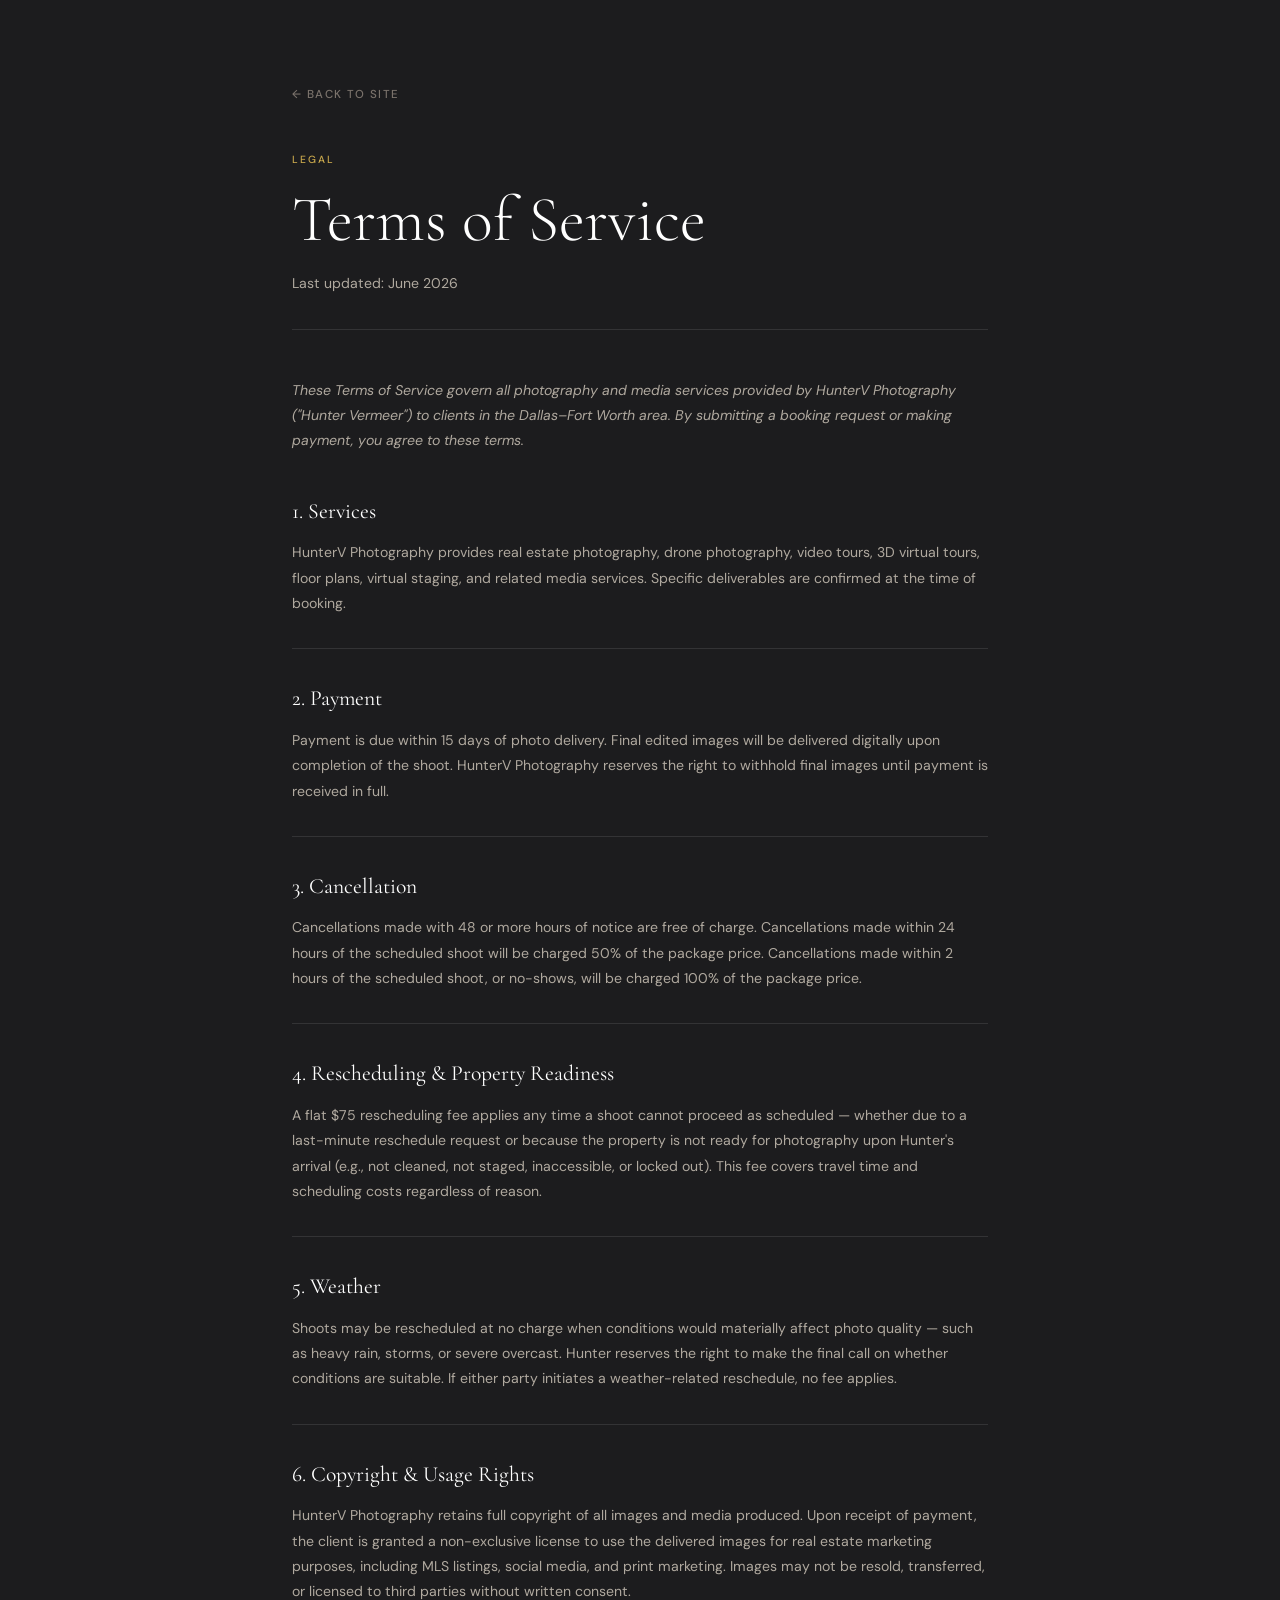
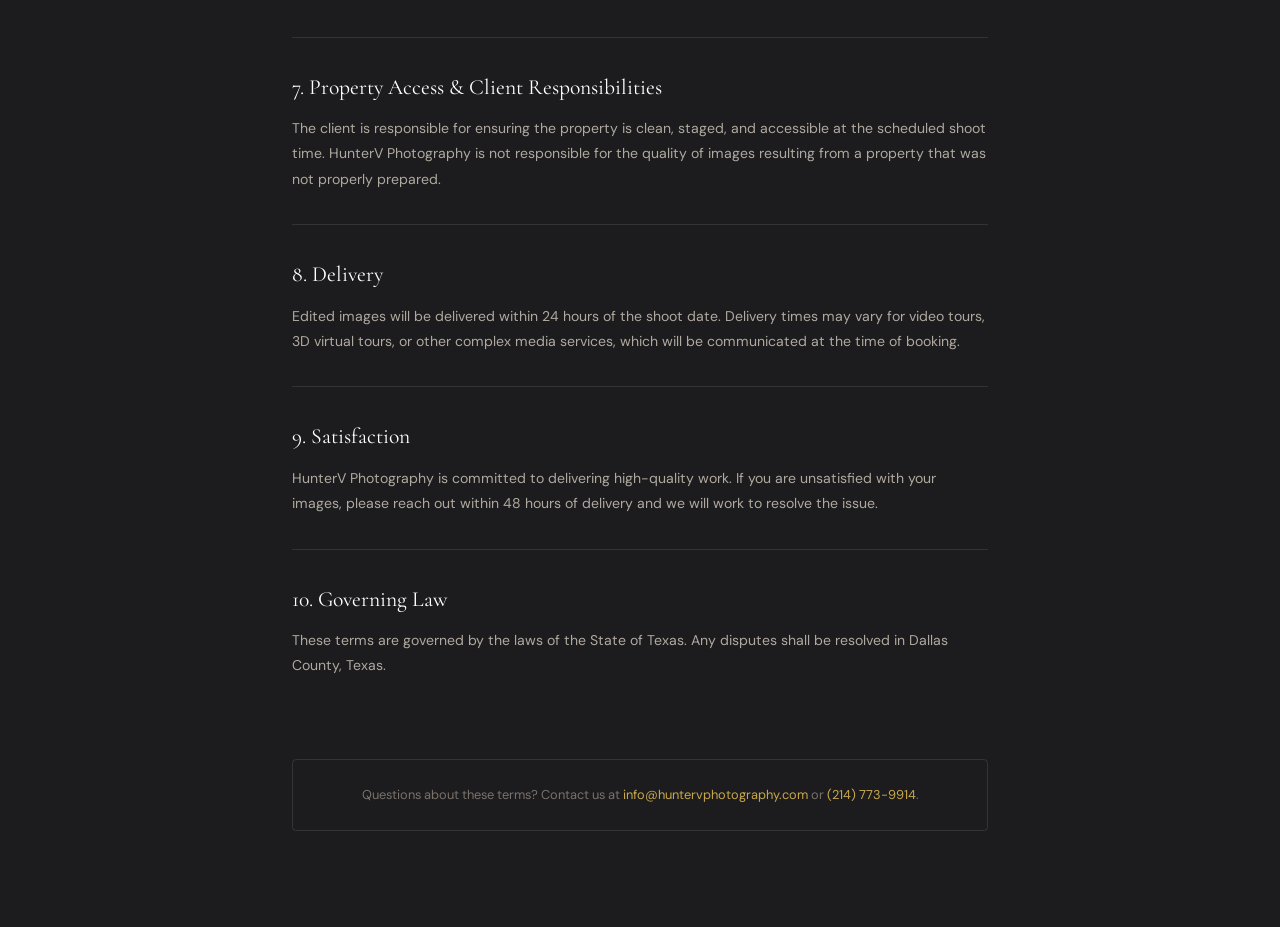
<file: terms.html>
<!DOCTYPE html>
<html lang="en">
<head>
  <meta charset="UTF-8" />
  <meta name="viewport" content="width=device-width, initial-scale=1.0" />
  <title>Terms of Service | HunterV Photography</title>
  <meta name="description" content="Terms of Service for HunterV Photography — Dallas, Texas real estate media." />
  <link rel="preconnect" href="https://fonts.googleapis.com" />
  <link rel="preconnect" href="https://fonts.gstatic.com" crossorigin />
  <link href="https://fonts.googleapis.com/css2?family=Cormorant+Garamond:ital,wght@0,300;0,400;0,600;1,300;1,400&family=DM+Sans:wght@300;400;500&display=swap" rel="stylesheet" />
  <link rel="stylesheet" href="style.css" />
  <style>
    .terms-page {
      max-width: 760px;
      margin: 0 auto;
      padding: 5rem 2rem 6rem;
    }
    .terms-page__back {
      display: inline-flex;
      align-items: center;
      gap: .5rem;
      font-size: .72rem;
      font-weight: 500;
      letter-spacing: .12em;
      text-transform: uppercase;
      color: var(--c-text-3);
      text-decoration: none;
      margin-bottom: 3rem;
      transition: color .2s;
    }
    .terms-page__back:hover { color: var(--c-gold); }
    .terms-page__tag {
      font-size: .65rem;
      font-weight: 500;
      letter-spacing: .2em;
      text-transform: uppercase;
      color: var(--c-gold);
      margin-bottom: 1rem;
      display: block;
    }
    .terms-page__title {
      font-family: var(--f-display);
      font-size: clamp(2.5rem, 6vw, 4rem);
      font-weight: 300;
      color: var(--c-white);
      line-height: 1.1;
      margin-bottom: 1rem;
    }
    .terms-page__updated {
      font-size: .75rem;
      color: var(--c-text-3);
      margin-bottom: 3rem;
      padding-bottom: 2rem;
      border-bottom: 1px solid var(--c-border);
    }
    .terms-page__intro {
      font-size: .9rem;
      color: var(--c-text-2);
      line-height: 1.8;
      margin-bottom: 2.5rem;
      font-style: italic;
    }
    .terms-page section {
      margin-bottom: 2rem;
      padding-bottom: 2rem;
      border-bottom: 1px solid var(--c-border);
    }
    .terms-page section:last-of-type {
      border-bottom: none;
    }
    .terms-page h2 {
      font-family: var(--f-display);
      font-size: 1.35rem;
      font-weight: 400;
      color: var(--c-white);
      margin-bottom: .75rem;
    }
    .terms-page p {
      font-size: .88rem;
      color: var(--c-text-2);
      line-height: 1.8;
    }
    .terms-page__footer-note {
      margin-top: 3rem;
      padding: 1.5rem;
      border: 1px solid var(--c-border);
      border-radius: 4px;
      font-size: .8rem;
      color: var(--c-text-3);
      line-height: 1.7;
      text-align: center;
    }
  </style>
</head>
<body>
  <main class="main-content" style="margin-left:0;">
    <div class="terms-page">

      <a href="index.html" class="terms-page__back">← Back to Site</a>

      <span class="terms-page__tag">Legal</span>
      <h1 class="terms-page__title">Terms of Service</h1>
      <p class="terms-page__updated">Last updated: June 2026</p>

      <p class="terms-page__intro">These Terms of Service govern all photography and media services provided by HunterV Photography ("Hunter Vermeer") to clients in the Dallas–Fort Worth area. By submitting a booking request or making payment, you agree to these terms.</p>

      <section>
        <h2>1. Services</h2>
        <p>HunterV Photography provides real estate photography, drone photography, video tours, 3D virtual tours, floor plans, virtual staging, and related media services. Specific deliverables are confirmed at the time of booking.</p>
      </section>

      <section>
        <h2>2. Payment</h2>
        <p>Payment is due within 15 days of photo delivery. Final edited images will be delivered digitally upon completion of the shoot. HunterV Photography reserves the right to withhold final images until payment is received in full.</p>
      </section>

      <section>
        <h2>3. Cancellation</h2>
        <p>Cancellations made with 48 or more hours of notice are free of charge. Cancellations made within 24 hours of the scheduled shoot will be charged 50% of the package price. Cancellations made within 2 hours of the scheduled shoot, or no-shows, will be charged 100% of the package price.</p>
      </section>

      <section>
        <h2>4. Rescheduling &amp; Property Readiness</h2>
        <p>A flat $75 rescheduling fee applies any time a shoot cannot proceed as scheduled — whether due to a last-minute reschedule request or because the property is not ready for photography upon Hunter's arrival (e.g., not cleaned, not staged, inaccessible, or locked out). This fee covers travel time and scheduling costs regardless of reason.</p>
      </section>

      <section>
        <h2>5. Weather</h2>
        <p>Shoots may be rescheduled at no charge when conditions would materially affect photo quality — such as heavy rain, storms, or severe overcast. Hunter reserves the right to make the final call on whether conditions are suitable. If either party initiates a weather-related reschedule, no fee applies.</p>
      </section>

      <section>
        <h2>6. Copyright &amp; Usage Rights</h2>
        <p>HunterV Photography retains full copyright of all images and media produced. Upon receipt of payment, the client is granted a non-exclusive license to use the delivered images for real estate marketing purposes, including MLS listings, social media, and print marketing. Images may not be resold, transferred, or licensed to third parties without written consent.</p>
      </section>

      <section>
        <h2>7. Property Access &amp; Client Responsibilities</h2>
        <p>The client is responsible for ensuring the property is clean, staged, and accessible at the scheduled shoot time. HunterV Photography is not responsible for the quality of images resulting from a property that was not properly prepared.</p>
      </section>

      <section>
        <h2>8. Delivery</h2>
        <p>Edited images will be delivered within 24 hours of the shoot date. Delivery times may vary for video tours, 3D virtual tours, or other complex media services, which will be communicated at the time of booking.</p>
      </section>

      <section>
        <h2>9. Satisfaction</h2>
        <p>HunterV Photography is committed to delivering high-quality work. If you are unsatisfied with your images, please reach out within 48 hours of delivery and we will work to resolve the issue.</p>
      </section>

      <section>
        <h2>10. Governing Law</h2>
        <p>These terms are governed by the laws of the State of Texas. Any disputes shall be resolved in Dallas County, Texas.</p>
      </section>

      <div class="terms-page__footer-note">
        Questions about these terms? Contact us at <a href="mailto:info@huntervphotography.com" style="color:var(--c-gold);">info@huntervphotography.com</a> or <a href="tel:+12147739914" style="color:var(--c-gold);">(214) 773-9914</a>.
      </div>

    </div>
  </main>
</body>
</html>
</file>
<file: style.css>
/* ═══════════════════════════════════════════════════════
   HUNTERVPHOTOGRAPHY — style.css
   Dark Cinematic Luxury Theme
═══════════════════════════════════════════════════════ */

/* ── 1. DESIGN TOKENS ─────────────────────────────── */
:root {
  /* Colors */
  --c-bg:        #1c1c1e;
  --c-bg-2:      #242426;
  --c-bg-3:      #2c2c2e;
  --c-surface:   #323234;
  --c-border:    rgba(255,255,255,.10);
  --c-border-hi: rgba(255,255,255,.20);

  --c-text:      #f0ece4;
  --c-text-2:    #b0a99f;
  --c-text-3:    #7a726b;

  --c-gold:      #c9a84c;
  --c-gold-lt:   #e0c06a;
  --c-gold-dk:   #9e7d2e;

  --c-white:     #ffffff;

  /* Typography */
  --f-display:  'Cormorant Garamond', Georgia, serif;
  --f-body:     'DM Sans', sans-serif;

  /* Spacing */
  --sidebar-w:  240px;
  --section-px: clamp(1.5rem, 5vw, 4rem);
  --section-py: clamp(5rem, 10vh, 8rem);

  /* Transitions */
  --ease:       cubic-bezier(.25,.46,.45,.94);
  --ease-out:   cubic-bezier(.16,1,.3,1);
}

/* ── 2. RESET & BASE ──────────────────────────────── */
*, *::before, *::after { box-sizing: border-box; margin: 0; padding: 0; }

/* iPhone Safari tap fix */
a, button, [role="button"], .filter-btn, .btn, .port-item, .price-card, .sidebar__link, .mobile-nav__link {
  -webkit-tap-highlight-color: transparent;
  cursor: pointer;
}

html {
  scroll-behavior: smooth;
  -webkit-font-smoothing: antialiased;
}

body {
  background: var(--c-bg);
  color: var(--c-text);
  font-family: var(--f-body);
  font-size: 16px;
  line-height: 1.6;
  overflow-x: hidden;
}

img { display: block; max-width: 100%; }
a { color: inherit; text-decoration: none; }
button { cursor: pointer; border: none; background: none; font-family: inherit; }
ul { list-style: none; }

::-webkit-scrollbar { width: 4px; }
::-webkit-scrollbar-track { background: var(--c-bg-2); }
::-webkit-scrollbar-thumb { background: var(--c-gold-dk); border-radius: 2px; }

/* Skip navigation for screen readers */
.skip-nav {
  position: absolute;
  top: -100%;
  left: 0;
  background: var(--c-gold);
  color: #0b0b0b;
  padding: .75rem 1.5rem;
  font-weight: 600;
  font-size: .85rem;
  z-index: 9999;
  text-decoration: none;
  border-radius: 0 0 4px 0;
}
.skip-nav:focus {
  top: 0;
}

/* Focus styles */
:focus-visible {
  outline: 2px solid var(--c-gold);
  outline-offset: 3px;
}

/* ── 3. SIDEBAR ───────────────────────────────────── */
.sidebar {
  position: fixed;
  top: 0; left: 0;
  width: var(--sidebar-w);
  height: 100vh;
  z-index: 100;
  border-right: 1px solid var(--c-border);
  background: rgba(28,28,30,.95);
  backdrop-filter: blur(12px);
  display: flex;
  flex-direction: column;
}

.sidebar__inner {
  display: flex;
  flex-direction: column;
  height: 100%;
  padding: 2rem 1.75rem;
}

/* Logo */
.sidebar__logo {
  display: flex;
  align-items: center;
  gap: .6rem;
  text-decoration: none;
  margin-bottom: 2.5rem;
}
.logo-mark {
  font-family: var(--f-display);
  font-size: 1.25rem;
  font-weight: 600;
  color: var(--c-gold);
  letter-spacing: .05em;
  background: rgba(201,168,76,.12);
  border: 1px solid rgba(201,168,76,.25);
  width: 38px; height: 38px;
  display: grid; place-items: center;
  border-radius: 4px;
  flex-shrink: 0;
}
.logo-text {
  font-size: .7rem;
  font-weight: 500;
  letter-spacing: .15em;
  text-transform: uppercase;
  color: var(--c-text-2);
  line-height: 1.2;
}

/* Nav links */
.sidebar__nav {
  display: flex;
  flex-direction: column;
  gap: .15rem;
}

.sidebar__link {
  position: relative;
  display: flex;
  align-items: center;
  gap: .75rem;
  font-size: .72rem;
  font-weight: 500;
  letter-spacing: .12em;
  text-transform: uppercase;
  color: var(--c-text-3);
  padding: .65rem .5rem;
  transition: color .25s var(--ease);
  border-radius: 4px;
}

.sidebar__link::after {
  content: '';
  position: absolute;
  left: 0; top: 50%;
  transform: translateY(-50%) scaleY(0);
  width: 2px; height: 60%;
  background: var(--c-gold);
  border-radius: 2px;
  transition: transform .25s var(--ease-out);
}

.sidebar__link:hover,
.sidebar__link.active {
  color: var(--c-text);
}

.sidebar__link:hover::after,
.sidebar__link.active::after {
  transform: translateY(-50%) scaleY(1);
}

/* CTA in sidebar */
.sidebar__cta {
  margin-top: auto;
  padding-top: 2rem;
  border-top: 1px solid var(--c-border);
  display: flex;
  justify-content: center;
}

.sidebar__meta {
  margin-top: 1rem;
  font-size: .65rem;
  letter-spacing: .1em;
  text-transform: uppercase;
  color: var(--c-text-3);
  text-align: center;
}

/* ── 4. MOBILE HEADER ─────────────────────────────── */
.mobile-header {
  display: none;
  position: fixed;
  top: 0; left: 0; right: 0;
  z-index: 200;
  height: 60px;
  padding: 0 1.25rem;
  align-items: center;
  justify-content: space-between;
  background: rgba(28,28,30,.97);
  backdrop-filter: blur(12px);
  border-bottom: 1px solid var(--c-border);
}

.mobile-logo {
  display: flex;
  align-items: center;
  gap: .5rem;
}
.mobile-logo .logo-mark { width: 32px; height: 32px; font-size: 1rem; }
.mobile-logo .logo-text  { font-size: .65rem; }

.hamburger {
  display: flex;
  flex-direction: column;
  gap: 5px;
  padding: 6px;
}
.hamburger span {
  display: block;
  width: 22px; height: 1.5px;
  background: var(--c-text);
  transition: transform .3s var(--ease), opacity .2s;
}
.hamburger.open span:nth-child(1) { transform: translateY(6.5px) rotate(45deg); }
.hamburger.open span:nth-child(2) { opacity: 0; }
.hamburger.open span:nth-child(3) { transform: translateY(-6.5px) rotate(-45deg); }

/* Mobile Nav */
.mobile-overlay {
  display: none;
  position: fixed; inset: 0;
  z-index: 299;
  background: rgba(0,0,0,.6);
  backdrop-filter: blur(2px);
  opacity: 0;
  pointer-events: none;
  transition: opacity .3s;
}
.mobile-overlay.visible {
  opacity: 1;
  pointer-events: auto;
}

.mobile-nav {
  display: none;
  position: fixed;
  top: 0; right: 0;
  z-index: 300;
  width: min(300px, 85vw);
  height: 100vh;
  background: var(--c-bg-2);
  border-left: 1px solid var(--c-border);
  flex-direction: column;
  padding: 5rem 2rem 2rem;
  gap: .5rem;
  transform: translateX(100%);
  transition: transform .35s var(--ease-out);
}
.mobile-nav.open { transform: translateX(0); }

.mobile-nav__close {
  position: absolute;
  top: 1.2rem; right: 1.2rem;
  font-size: 1.1rem;
  color: var(--c-text-2);
  padding: 6px;
}

.mobile-nav__link {
  font-size: .8rem;
  font-weight: 500;
  letter-spacing: .12em;
  text-transform: uppercase;
  color: var(--c-text-2);
  padding: .85rem 0;
  border-bottom: 1px solid var(--c-border);
  transition: color .2s;
}
.mobile-nav__link:hover { color: var(--c-text); }
.mobile-nav__btn { margin-top: 1.5rem; text-align: center; }

/* ── 5. MAIN CONTENT OFFSET ───────────────────────── */
.main-content {
  margin-left: var(--sidebar-w);
  min-height: 100vh;
}

/* ── 6. BUTTONS ───────────────────────────────────── */
.btn {
  display: inline-flex;
  align-items: center;
  gap: .5rem;
  padding: .85rem 1.75rem;
  font-family: var(--f-body);
  font-size: .75rem;
  font-weight: 500;
  letter-spacing: .12em;
  text-transform: uppercase;
  border-radius: 2px;
  transition: background .25s, color .25s, border-color .25s, transform .2s;
  white-space: nowrap;
  text-decoration: none;
}
.btn:hover { transform: translateY(-1px); }
.btn:active { transform: translateY(0); }

.btn--gold {
  background: var(--c-gold);
  color: #0b0b0b;
  border: 1px solid var(--c-gold);
}
.btn--gold:hover {
  background: var(--c-gold-lt);
  border-color: var(--c-gold-lt);
}

.btn--ghost {
  background: transparent;
  color: var(--c-text);
  border: 1px solid var(--c-border-hi);
}
.btn--ghost:hover {
  border-color: var(--c-text-2);
  background: rgba(255,255,255,.04);
}

.btn--outline {
  background: transparent;
  color: var(--c-gold);
  border: 1px solid rgba(201,168,76,.35);
  font-size: .68rem;
}
.btn--outline:hover {
  background: rgba(201,168,76,.08);
  border-color: var(--c-gold);
}

.btn--sm { padding: .6rem 1.25rem; font-size: .7rem; }
.btn--full { width: 100%; justify-content: center; }

/* ── 7. SECTION SHARED STYLES ─────────────────────── */
.section {
  padding: var(--section-py) var(--section-px);
  position: relative;
  overflow: hidden;
}

.section__tag {
  display: block;
  font-size: .65rem;
  font-weight: 500;
  letter-spacing: .2em;
  text-transform: uppercase;
  color: var(--c-gold);
  margin-bottom: 1rem;
}

.section__title {
  font-family: var(--f-display);
  font-size: clamp(2.5rem, 5vw, 4rem);
  font-weight: 300;
  line-height: 1.1;
  color: var(--c-white);
  margin-bottom: 1.25rem;
}
.section__title em {
  font-style: italic;
  color: var(--c-gold);
}

.section__sub {
  font-size: .95rem;
  color: var(--c-text-2);
  max-width: 520px;
  line-height: 1.7;
}

.section__header {
  margin-bottom: clamp(2.5rem, 6vw, 4rem);
}

/* ── 8. HERO ──────────────────────────────────────── */
.hero {
  position: relative;
  min-height: 100vh;
  display: flex;
  flex-direction: column;
  justify-content: center;
  padding: 0 var(--section-px);
  overflow: hidden;
}

/* Background — swap this <div> for a real <img> or background-image */
.hero__bg {
  position: absolute; inset: 0; z-index: 0;
  pointer-events: none;
}
.hero__img-placeholder {
  width: 100%; height: 100%;
  /* ↓↓↓ YOUR HERO IMAGE — just change the filename if needed ↓↓↓ */
  background: url('assets/images/hero.jpg') center/cover no-repeat;
  pointer-events: none;
}

/* Multi-layer gradient overlay for cinematic feel */
.hero__bg::after {
  content: '';
  position: absolute; inset: 0;
  pointer-events: none;
  background:
    linear-gradient(to right, rgba(28,28,30,.85) 0%, rgba(28,28,30,.4) 50%, rgba(28,28,30,.2) 100%),
    linear-gradient(to top,   rgba(28,28,30,.85) 0%, transparent 50%);
}

/* Film-grain noise texture */
.hero__noise {
  position: absolute; inset: 0; z-index: 1;
  background-image: url("data:image/svg+xml,%3Csvg viewBox='0 0 200 200' xmlns='http://www.w3.org/2000/svg'%3E%3Cfilter id='n'%3E%3CfeTurbulence type='fractalNoise' baseFrequency='0.9' numOctaves='4' stitchTiles='stitch'/%3E%3C/filter%3E%3Crect width='100%25' height='100%25' filter='url(%23n)' opacity='1'/%3E%3C/svg%3E");
  opacity: .035;
  pointer-events: none;
}

/* Content */
.hero__content {
  position: relative;
  z-index: 2;
  max-width: 680px;
  padding-top: 2rem;
}

.hero__eyebrow {
  font-size: .7rem;
  font-weight: 500;
  letter-spacing: .2em;
  text-transform: uppercase;
  color: var(--c-gold);
  margin-bottom: 1.25rem;
  display: flex;
  align-items: center;
  gap: .75rem;
}
.hero__eyebrow::before {
  content: '';
  display: block;
  width: 32px; height: 1px;
  background: var(--c-gold);
  flex-shrink: 0;
}

.hero__headline {
  font-family: var(--f-display);
  font-size: clamp(3.5rem, 9vw, 7.5rem);
  font-weight: 300;
  line-height: 1;
  letter-spacing: -.01em;
  color: var(--c-white);
  margin-bottom: 1.25rem;
  display: flex;
  flex-direction: column;
  gap: .1em;
}
.hero__headline em {
  font-style: italic;
  color: var(--c-gold);
}

.hero__sub {
  font-size: clamp(.9rem, 1.5vw, 1.05rem);
  color: var(--c-text-2);
  line-height: 1.7;
  margin-bottom: 2.5rem;
  max-width: 460px;
}

.hero__actions {
  display: flex;
  gap: 1rem;
  flex-wrap: wrap;
}

/* Scroll hint */
.hero__scroll-hint {
  position: absolute;
  bottom: 5rem; left: var(--section-px);
  z-index: 2;
  display: flex;
  align-items: center;
  gap: .75rem;
}
.scroll-line {
  display: block;
  width: 1px; height: 48px;
  background: linear-gradient(to bottom, transparent, var(--c-gold));
  animation: scrollPulse 2s ease-in-out infinite;
}
.scroll-label {
  font-size: .6rem;
  font-weight: 500;
  letter-spacing: .18em;
  text-transform: uppercase;
  color: var(--c-text-3);
  writing-mode: vertical-rl;
}

@keyframes scrollPulse {
  0%, 100% { opacity: .4; }
  50% { opacity: 1; }
}

/* Stats bar */
.hero__stats {
  position: absolute;
  bottom: 0; left: 0; right: 0;
  z-index: 2;
  display: flex;
  align-items: center;
  gap: 0;
  border-top: 1px solid var(--c-border);
  background: rgba(28,28,30,.75);
  backdrop-filter: blur(8px);
}

.stat {
  flex: 1;
  display: flex;
  flex-direction: column;
  align-items: center;
  padding: 1.25rem 1rem;
  gap: .25rem;
}

.stat__num {
  font-family: var(--f-display);
  font-size: 1.6rem;
  font-weight: 300;
  color: var(--c-white);
  line-height: 1;
}
.stat__num sup {
  font-size: .7rem;
  color: var(--c-gold);
  vertical-align: super;
}
.stat__label {
  font-size: .6rem;
  font-weight: 500;
  letter-spacing: .12em;
  text-transform: uppercase;
  color: var(--c-text-3);
}

.stat__divider {
  width: 1px;
  height: 40px;
  background: var(--c-border);
  flex-shrink: 0;
}

/* ── 9. PORTFOLIO ─────────────────────────────────── */
.portfolio {
  background: var(--c-bg-2);
}

.portfolio__filters {
  display: flex;
  gap: .5rem;
  margin-bottom: 2.5rem;
  flex-wrap: wrap;
}

.filter-btn {
  font-family: var(--f-body);
  font-size: .7rem;
  font-weight: 500;
  letter-spacing: .12em;
  text-transform: uppercase;
  padding: .55rem 1.1rem;
  border: 1px solid var(--c-border);
  border-radius: 2px;
  color: var(--c-text-2);
  background: transparent;
  transition: all .25s var(--ease);
}
.filter-btn:hover {
  color: var(--c-text);
  border-color: var(--c-border-hi);
}
.filter-btn.active {
  background: var(--c-gold);
  color: #0b0b0b;
  border-color: var(--c-gold);
}

/* Uniform 3:2 seamless grid */
.portfolio__grid {
  display: grid;
  grid-template-columns: repeat(3, 1fr);
  gap: 6px;
}

.port-item {
  overflow: hidden;
  position: relative;
  aspect-ratio: 3 / 2;
  background: transparent;
  transition: transform .4s var(--ease);
}
.port-item.hidden {
  opacity: 0;
  transform: scale(.96);
  pointer-events: none;
  position: absolute;
}

.port-item__img {
  width: 100%;
  height: 100%;
  object-fit: cover;
  object-position: center;
  display: block;
  transition: transform .5s var(--ease);
}

.port-item > a {
  display: block;
  width: 100%;
  height: 100%;
  position: relative;
}

.port-item:hover .port-item__img {
  transform: scale(1.04);
}

.port-item__overlay {
  position: absolute;
  inset: 0;
  background: linear-gradient(to top, rgba(0,0,0,.75) 0%, transparent 50%);
  display: flex;
  align-items: flex-end;
  padding: 1.25rem;
  opacity: 0;
  transition: opacity .35s var(--ease);
  pointer-events: none;
}
.port-item:hover .port-item__overlay { opacity: 1; }

.port-item__label {
  font-size: .68rem;
  font-weight: 500;
  letter-spacing: .1em;
  text-transform: uppercase;
  color: var(--c-text-2);
}

.portfolio__cta {
  margin-top: 3rem;
  text-align: center;
}

/* ── 10. SERVICES ─────────────────────────────────── */
.services {
  background: var(--c-bg-3);
}

.services__bg-text {
  position: absolute;
  top: 50%; left: 50%;
  transform: translate(-50%, -50%);
  font-family: var(--f-display);
  font-size: clamp(6rem, 18vw, 14rem);
  font-weight: 600;
  color: rgba(255,255,255,.015);
  white-space: nowrap;
  pointer-events: none;
  user-select: none;
  letter-spacing: .05em;
}

.services__grid {
  display: grid;
  grid-template-columns: repeat(3, 1fr);
  gap: 1.5px;
  background: var(--c-border);
  border: 1px solid var(--c-border);
  border-radius: 4px;
  overflow: hidden;
  position: relative;
  z-index: 1;
}

.service-card {
  background: var(--c-bg-3);
  padding: 2.5rem 2rem;
  transition: background .3s;
  animation-delay: var(--delay, 0s);
}
.service-card:hover { background: var(--c-surface); }

.service-card__icon {
  width: 44px; height: 44px;
  color: var(--c-gold);
  margin-bottom: 1.5rem;
  opacity: .85;
}
.service-card__icon svg { width: 100%; height: 100%; }

.service-card__title {
  font-family: var(--f-display);
  font-size: 1.3rem;
  font-weight: 400;
  color: var(--c-white);
  margin-bottom: .75rem;
  line-height: 1.2;
}

.service-card__desc {
  font-size: .85rem;
  color: var(--c-text-2);
  line-height: 1.7;
  margin-bottom: 1.25rem;
}

.service-card__list {
  display: flex;
  flex-direction: column;
  gap: .4rem;
}
.service-card__list li {
  font-size: .75rem;
  color: var(--c-text-3);
  display: flex;
  align-items: center;
  gap: .5rem;
}
.service-card__list li::before {
  content: '—';
  color: var(--c-gold);
  font-size: .65rem;
  flex-shrink: 0;
}

/* CTA card */
.service-card--cta {
  background: var(--c-bg-2);
  display: flex;
  flex-direction: column;
  justify-content: center;
  gap: 1rem;
}
.service-card__cta-label {
  font-size: .68rem;
  font-weight: 500;
  letter-spacing: .15em;
  text-transform: uppercase;
  color: var(--c-gold);
}
.service-card__cta-title {
  font-family: var(--f-display);
  font-size: 1.6rem;
  font-weight: 300;
  color: var(--c-white);
  line-height: 1.2;
}

/* ── 11. PRICING ──────────────────────────────────── */
.pricing {
  background: var(--c-bg);
}

/* Outer layout: 6-card grid + includes sidebar */
.pricing__layout {
  display: grid;
  grid-template-columns: 1fr 260px;
  align-items: stretch;
  border: 1px solid var(--c-border);
  border-radius: 4px;
  overflow: hidden;
  margin-bottom: 2rem;
}

/* 6-card grid lives inside pricing__layout */
.pricing__grid {
  display: grid;
  grid-template-columns: repeat(3, 1fr);
  background: var(--c-bg);
  align-items: stretch;
}

.price-card {
  background: var(--c-bg);
  display: flex;
  flex-direction: column;
  align-items: center;
  text-align: center;
  position: relative;
  transition: background .3s;
  overflow: hidden;
  padding: 2rem 1.5rem;
  border-right: 1px solid var(--c-border);
  border-bottom: 1px solid var(--c-border);
}
.price-card:nth-child(3n)        { border-right: none; }
.price-card:nth-last-child(-n+3) { border-bottom: none; }
.price-card:hover { background: var(--c-bg-2); }

/* Square footage — bigger and prominent */
.price-card__range {
  font-size: 1rem;
  font-weight: 700;
  letter-spacing: .06em;
  text-transform: uppercase;
  color: var(--c-white);
  margin-bottom: .4rem;
  line-height: 1.3;
  width: 100%;
  text-align: center;
}

/* Package name — below sq ft */
.price-card__name {
  font-size: .72rem;
  font-weight: 500;
  letter-spacing: .18em;
  text-transform: uppercase;
  color: var(--c-gold);
  margin-bottom: 1.25rem;
  width: 100%;
  text-align: center;
}

/* Soft divider between name and price */
.price-card__divider {
  width: 100%;
  height: 1px;
  background: rgba(201,168,76,.35);
  margin-bottom: 1.25rem;
  flex-shrink: 0;
}

/* Price — sits below divider, plain display (no button behaviour) */
.price-card__price {
  font-family: var(--f-body);
  font-size: 2.75rem;
  font-weight: 300;
  color: var(--c-white);
  line-height: 1;
  text-align: center;
  text-decoration: none;
  display: block;
  width: 100%;
}
.price-card__price sup {
  font-size: 1.1rem;
  vertical-align: super;
  color: var(--c-text-2);
  line-height: 0;
}
.price-card__price--custom {
  font-size: 2rem;
  color: var(--c-gold);
}

/* Featured card — same as regular now */
.price-card--featured {
  background: var(--c-bg);
}
.price-card--featured:hover { background: var(--c-bg-2); }

.price-card__badge {
  position: absolute;
  top: -1px; left: 50%;
  transform: translateX(-50%);
  background: var(--c-gold);
  color: #0b0b0b;
  font-size: .55rem;
  font-weight: 600;
  letter-spacing: .1em;
  text-transform: uppercase;
  padding: .28rem .7rem;
  border-radius: 0 0 4px 4px;
  white-space: nowrap;
}

/* Custom card */
.price-card--custom {
  background: linear-gradient(135deg, var(--c-bg-2) 0%, var(--c-bg-3) 100%);
}

/* Includes sidebar — spans full height of the 6-card grid */
.pricing__includes {
  background: var(--c-bg-3);
  padding: 2.5rem 2rem;
  display: flex;
  flex-direction: column;
  justify-content: center;
  gap: 0;
  align-self: stretch;
  border-left: 1px solid var(--c-border);
}

.pricing__includes-label {
  font-size: .65rem;
  font-weight: 600;
  letter-spacing: .18em;
  text-transform: uppercase;
  color: var(--c-gold);
  margin-bottom: 1.5rem;
}

.pricing__includes-list {
  display: flex;
  flex-direction: column;
  gap: .85rem;
  margin-bottom: 1.75rem;
}
.pricing__includes-list li {
  font-size: .85rem;
  color: var(--c-text-2);
  display: flex;
  align-items: center;
  gap: .65rem;
}
.pricing__includes-list li::before {
  content: '✓';
  font-size: .7rem;
  color: var(--c-gold);
  font-weight: 700;
  flex-shrink: 0;
}

.pricing__includes-divider {
  width: 100%;
  height: 1px;
  background: var(--c-border);
  margin-bottom: 1.5rem;
}

.pricing__includes-note {
  font-size: .78rem;
  color: var(--c-text-3);
  line-height: 1.65;
  margin-bottom: 1.75rem;
}

/* Add-ons — tighter top margin */
.addons {
  border: 1px solid var(--c-border);
  border-radius: 4px;
  padding: 2rem;
}

.addons__title {
  font-family: var(--f-display);
  font-size: 1.5rem;
  font-weight: 400;
  color: var(--c-white);
  margin-bottom: 1.75rem;
}

.addons__grid {
  display: grid;
  grid-template-columns: repeat(auto-fill, minmax(200px, 1fr));
  gap: 1px;
  background: var(--c-border);
  border: 1px solid var(--c-border);
  border-radius: 2px;
  overflow: hidden;
  margin-bottom: 1rem;
}

.addon-item {
  background: var(--c-bg);
  padding: 1rem 1.25rem;
  display: flex;
  justify-content: space-between;
  align-items: center;
  gap: 1rem;
  transition: background .2s;
}
.addon-item:hover { background: var(--c-bg-2); }

.addon-item__name {
  font-size: .95rem;
  color: var(--c-text-2);
  display: flex;
  flex-direction: column;
  gap: .2rem;
}
.addon-item__detail {
  font-size: .72rem;
  color: var(--c-text-3);
  font-weight: 400;
}
.addon-item__price {
  font-family: var(--f-display);
  font-size: 1.2rem;
  font-weight: 400;
  color: var(--c-gold);
  white-space: nowrap;
}

.addons__note {
  font-size: .75rem;
  color: var(--c-text-3);
}

/* ── 11.5 VIRTUAL STAGING SLIDER ─────────────────── */
.staging-slider {
  margin-top: 4rem;
  padding-top: 3rem;
  border-top: 1px solid var(--c-border);
}

/* Side by side layout */
.staging-slider__layout {
  display: grid;
  grid-template-columns: 1fr 1fr;
  gap: 3rem;
  align-items: center;
}

.staging-slider__wrap {
  border-radius: 4px;
  overflow: hidden;
  position: relative;
  user-select: none;
}

.staging-slider__note {
  margin-top: .6rem;
  font-size: .68rem;
  color: var(--c-text-3);
  letter-spacing: .08em;
  text-align: center;
}

.staging-slider__text {
  display: flex;
  flex-direction: column;
  gap: 1rem;
}

.staging-slider__title {
  font-family: var(--f-display);
  font-size: clamp(1.75rem, 3vw, 2.5rem);
  font-weight: 300;
  color: var(--c-white);
  line-height: 1.1;
}
.staging-slider__title em {
  font-style: italic;
  color: var(--c-gold);
}

.staging-slider__sub {
  font-size: .88rem;
  color: var(--c-text-2);
  line-height: 1.75;
}

/* Before/After container — 3:2 ratio matching portfolio */
.before-after {
  position: relative;
  width: 100%;
  aspect-ratio: 3 / 2;
  overflow: hidden;
  cursor: col-resize;
  background: var(--c-bg);
  border-radius: 2px;
}

.before-after__before,
.before-after__after {
  position: absolute;
  inset: 0;
  width: 100%;
  height: 100%;
}

.before-after__before img,
.before-after__after img {
  width: 100%;
  height: 100%;
  object-fit: cover;
  object-position: center;
  display: block;
  pointer-events: none;
}

.before-after__after {
  clip-path: inset(0 50% 0 0);
}

.before-after__tag {
  position: absolute;
  bottom: .85rem;
  font-size: .62rem;
  font-weight: 600;
  letter-spacing: .15em;
  text-transform: uppercase;
  padding: .3rem .7rem;
  border-radius: 2px;
  pointer-events: none;
}
.before-after__tag--before {
  left: .85rem;
  background: rgba(0,0,0,.55);
  color: var(--c-text-2);
  border: 1px solid rgba(255,255,255,.15);
}
.before-after__tag--after {
  right: .85rem;
  background: rgba(201,168,76,.2);
  color: var(--c-gold);
  border: 1px solid rgba(201,168,76,.35);
}

.before-after__handle {
  position: absolute;
  top: 0;
  left: 50%;
  transform: translateX(-50%);
  height: 100%;
  width: 44px;
  display: flex;
  flex-direction: column;
  align-items: center;
  pointer-events: none;
  z-index: 10;
}

.before-after__handle-line {
  flex: 1;
  width: 2px;
  background: var(--c-gold);
  opacity: .85;
}

.before-after__handle-btn {
  width: 36px;
  height: 36px;
  background: var(--c-gold);
  border-radius: 50%;
  display: grid;
  place-items: center;
  flex-shrink: 0;
  box-shadow: 0 2px 12px rgba(0,0,0,.4);
}
.before-after__handle-btn svg {
  width: 16px;
  height: 16px;
  color: #0b0b0b;
}

/* Mobile — stack vertically */
@media (max-width: 768px) {
  .staging-slider__layout {
    grid-template-columns: 1fr;
    gap: 1.5rem;
  }
}

/* ── 12. ABOUT ────────────────────────────────────── */
.about {
  background: var(--c-bg-2);
}

.about__layout {
  display: grid;
  grid-template-columns: 1fr 1.2fr;
  gap: 5rem;
  align-items: center;
}

.about__visual { position: relative; }

.about__img-frame {
  position: relative;
  aspect-ratio: 4/5;
  max-width: 440px;
}

.about__img-placeholder {
  width: 100%; height: 100%;
  border-radius: 2px;
  /* ↓↓↓ YOUR ABOUT PHOTO — just change the filename if needed ↓↓↓ */
  background: url('assets/images/about.jpg') center/cover no-repeat;
}

.about__title { margin-top: .5rem; }

.about__body {
  font-size: .95rem;
  color: var(--c-text-2);
  line-height: 1.8;
  margin-bottom: 1.25rem;
}
.about__body em {
  font-style: italic;
  color: var(--c-text);
}

.about__trust {
  display: flex;
  flex-direction: column;
  gap: 1rem;
  margin: 2rem 0;
}

.trust-item {
  display: flex;
  align-items: flex-start;
  gap: 1rem;
}
.trust-item__icon {
  font-size: 1rem;
  width: 32px; height: 32px;
  background: rgba(201,168,76,.1);
  border: 1px solid rgba(201,168,76,.2);
  border-radius: 50%;
  display: grid;
  place-items: center;
  flex-shrink: 0;
  margin-top: 2px;
}
.trust-item div {
  display: flex;
  flex-direction: column;
  gap: .2rem;
}
.trust-item strong {
  font-size: .8rem;
  font-weight: 500;
  color: var(--c-text);
}
.trust-item span {
  font-size: .78rem;
  color: var(--c-text-3);
}

/* ── 13. CONTACT ──────────────────────────────────── */
.contact {
  background: var(--c-bg);
}

.contact__layout {
  display: grid;
  grid-template-columns: 1fr 1.2fr;
  gap: 5rem;
  align-items: start;
}

.contact__desc {
  font-size: .9rem;
  color: var(--c-text-2);
  line-height: 1.75;
  margin-bottom: 2rem;
}

.contact__details {
  display: flex;
  flex-direction: column;
  gap: 1rem;
  margin-bottom: 2rem;
}

.contact-detail {
  display: flex;
  align-items: center;
  gap: .85rem;
  font-size: .85rem;
  color: var(--c-text-2);
  transition: color .2s;
}
a.contact-detail:hover { color: var(--c-text); }

.contact-detail__icon {
  width: 18px; height: 18px;
  color: var(--c-gold);
  flex-shrink: 0;
}
.contact-detail__icon svg { width: 100%; height: 100%; }

/* Calendly placeholder */
.calendly-placeholder {
  border: 1px dashed var(--c-border);
  border-radius: 4px;
  padding: 1.75rem;
  display: flex;
  flex-direction: column;
  align-items: center;
  gap: .75rem;
  text-align: center;
}
.calendly-placeholder span { font-size: 1.5rem; }
.calendly-placeholder p {
  font-size: .8rem;
  color: var(--c-text-3);
  line-height: 1.6;
}

/* Checkbox group for add-ons */
.checkbox-group {
  display: flex;
  flex-direction: column;
  gap: 0;
  background: var(--c-bg-2);
  border: 1px solid var(--c-border);
  border-radius: 2px;
  overflow: hidden;
}

.checkbox-item {
  display: flex;
  align-items: center;
  gap: .65rem;
  padding: .5rem .85rem;
  cursor: pointer;
  border-bottom: 1px solid var(--c-border);
  transition: background .2s;
  user-select: none;
}
.checkbox-item:last-child { border-bottom: none; }
.checkbox-item:hover { background: var(--c-bg-3); }

/* Hide native checkbox */
.checkbox-item input[type="checkbox"] {
  position: absolute;
  opacity: 0;
  width: 0; height: 0;
  pointer-events: none;
}

/* Custom box */
.checkbox-box {
  width: 15px;
  height: 15px;
  border: 1px solid var(--c-border-hi);
  border-radius: 2px;
  background: transparent;
  flex-shrink: 0;
  display: grid;
  place-items: center;
  transition: background .2s, border-color .2s;
}
.checkbox-box::after {
  content: '';
  width: 8px; height: 5px;
  border-left: 1.5px solid #0b0b0b;
  border-bottom: 1.5px solid #0b0b0b;
  transform: rotate(-45deg) translateY(-1px);
  opacity: 0;
  transition: opacity .15s;
}

/* Checked state */
.checkbox-item input[type="checkbox"]:checked ~ .checkbox-box {
  background: var(--c-gold);
  border-color: var(--c-gold);
}
.checkbox-item input[type="checkbox"]:checked ~ .checkbox-box::after {
  opacity: 1;
}
.checkbox-item input[type="checkbox"]:checked ~ .checkbox-label {
  color: var(--c-text);
}

.checkbox-label {
  font-size: .88rem;
  color: var(--c-text-2);
  transition: color .2s;
  text-transform: none;
  letter-spacing: 0;
}

/* Form */
.contact-form {
  display: flex;
  flex-direction: column;
  gap: 1.25rem;
}

.form-row {
  display: grid;
  grid-template-columns: 1fr 1fr;
  gap: 1.25rem;
  align-items: start;
}

.form-group {
  display: flex;
  flex-direction: column;
  gap: .4rem;
}

.form-group label {
  font-size: .68rem;
  font-weight: 500;
  letter-spacing: .1em;
  text-transform: uppercase;
  color: var(--c-text-3);
}

.form-group input,
.form-group select,
.form-group textarea {
  background: var(--c-bg-2);
  border: 1px solid var(--c-border);
  border-radius: 2px;
  color: var(--c-text);
  font-family: var(--f-body);
  font-size: .85rem;
  padding: .75rem 1rem;
  transition: border-color .2s, background .2s;
  -webkit-appearance: none;
  appearance: none;
  width: 100%;
}

.form-group input:focus,
.form-group select:focus,
.form-group textarea:focus {
  outline: none;
  border-color: var(--c-gold);
  background: var(--c-surface);
}

.form-group input::placeholder,
.form-group textarea::placeholder { color: var(--c-text-3); }

.form-group select {
  background-image: url("data:image/svg+xml,%3Csvg xmlns='http://www.w3.org/2000/svg' viewBox='0 0 12 8'%3E%3Cpath d='M1 1l5 5 5-5' stroke='%235e5954' stroke-width='1.5' fill='none' stroke-linecap='round'/%3E%3C/svg%3E");
  background-repeat: no-repeat;
  background-position: right 1rem center;
  background-size: 12px;
  padding-right: 2.5rem;
  cursor: pointer;
}
.form-group select option { background: var(--c-bg-2); }

.form-group textarea { resize: vertical; min-height: 100px; }

.form__note {
  font-size: .72rem;
  color: var(--c-text-3);
  text-align: center;
}

/* Submit button loading state */
.btn.loading {
  opacity: .7;
  cursor: wait;
  pointer-events: none;
}

.form-success {
  border: 1px solid rgba(201,168,76,.25);
  border-radius: 4px;
  padding: 3rem 2rem;
  text-align: center;
  background: rgba(201,168,76,.04);
}
.form-success__icon {
  font-size: 2rem;
  color: var(--c-gold);
  width: 56px; height: 56px;
  border: 1px solid rgba(201,168,76,.3);
  border-radius: 50%;
  display: grid;
  place-items: center;
  margin: 0 auto 1.5rem;
}
.form-success h3 {
  font-family: var(--f-display);
  font-size: 1.75rem;
  font-weight: 400;
  color: var(--c-white);
  margin-bottom: .75rem;
}
.form-success p {
  font-size: .85rem;
  color: var(--c-text-2);
}

/* ── 14. FOOTER ───────────────────────────────────── */
.footer {
  background: var(--c-bg-2);
  border-top: 1px solid var(--c-border);
  padding: 3rem var(--section-px);
}

.footer__inner {
  display: flex;
  flex-direction: column;
  align-items: center;
  gap: 1.25rem;
  text-align: center;
}

.footer__brand {
  display: flex;
  align-items: center;
  gap: .5rem;
}
.footer__brand .logo-mark { width: 32px; height: 32px; font-size: .95rem; }
.footer__brand .logo-text { font-size: .65rem; }

.footer__tagline {
  font-size: .72rem;
  color: var(--c-text-3);
  letter-spacing: .08em;
}

.footer__links {
  display: flex;
  gap: 1.75rem;
  flex-wrap: wrap;
  justify-content: center;
}
.footer__links a {
  font-size: .68rem;
  font-weight: 500;
  letter-spacing: .12em;
  text-transform: uppercase;
  color: var(--c-text-3);
  transition: color .2s;
}
.footer__links a:hover { color: var(--c-gold); }

.footer__copy {
  font-size: .68rem;
  color: var(--c-text-3);
  letter-spacing: .05em;
}

/* ── 15. ANIMATIONS ───────────────────────────────── */
.reveal {
  opacity: 0;
  transform: translateY(20px);
  transition: opacity .8s var(--ease-out), transform .8s var(--ease-out);
}
.reveal.in-view {
  opacity: 1;
  transform: translateY(0);
}

.reveal-up {
  opacity: 0;
  transform: translateY(30px);
  transition: opacity .7s var(--ease-out) var(--delay, 0s),
              transform .7s var(--ease-out) var(--delay, 0s);
}
.reveal-up.in-view {
  opacity: 1;
  transform: translateY(0);
}

/* Stagger hero reveals */
.hero__content .reveal:nth-child(1) { transition-delay: .1s; }
.hero__content .reveal:nth-child(2) { transition-delay: .25s; }
.hero__content .reveal:nth-child(3) { transition-delay: .4s; }
.hero__content .reveal:nth-child(4) { transition-delay: .55s; }

/* ── 16. RESPONSIVE — TABLET (≤1100px) ───────────── */
@media (max-width: 1100px) {
  .services__grid  { grid-template-columns: repeat(2, 1fr); }
  .pricing__layout { grid-template-columns: 1fr; }
  .pricing__includes { border-top: 1px solid var(--c-border); }
  .about__layout   { grid-template-columns: 1fr; gap: 3rem; }
  .about__img-frame{ max-width: 100%; aspect-ratio: 16/9; }
}

/* ── 17. RESPONSIVE — MOBILE (≤768px) ────────────── */
@media (max-width: 768px) {
  /* Hide sidebar, show mobile header */
  .sidebar      { display: none; }
  .mobile-header{ display: flex; }
  .mobile-nav   { display: flex; }
  .mobile-overlay{ display: block; }

  .main-content { margin-left: 0; padding-top: 60px; }

  /* Hero */
  .hero { min-height: 100svh; padding: 1.5rem; }
  .hero__bg::after {
    background: linear-gradient(to bottom, rgba(28,28,30,.7) 0%, rgba(28,28,30,.88) 100%);
  }
  .hero__stats {
    position: relative;
    flex-wrap: wrap;
  }
  .stat { padding: 1rem .5rem; }
  .stat__divider { display: none; }
  .hero__scroll-hint { display: none; }

  /* Portfolio — 2 columns on tablet/mobile */
  .portfolio__grid { grid-template-columns: repeat(2, 1fr); }
  .port-item       { aspect-ratio: 3 / 2; }

  /* Services */
  .services__grid { grid-template-columns: 1fr; }

  /* Pricing */
  .pricing__grid { grid-template-columns: repeat(2, 1fr); }

  /* Contact */
  .contact__layout { grid-template-columns: 1fr; gap: 3rem; }
  .form-row { grid-template-columns: 1fr; }
}

/* old 480px block removed — see mobile overrides below */

/* ══════════════════════════════════════════════════════
   MOBILE OVERRIDES — replaces previous responsive blocks
   These rules come last so they win the cascade
══════════════════════════════════════════════════════ */

/* ─ TABLET (≤1100px) ─ */
@media (max-width: 1100px) {
  .pricing__layout  { grid-template-columns: 1fr; }
  .pricing__includes{ border-top: 1px solid var(--c-border); }
  .about__layout    { grid-template-columns: 1fr; gap: 3rem; }
  .about__img-frame { max-width: 100%; aspect-ratio: 16/9; }
  .services__grid   { grid-template-columns: repeat(2, 1fr); }
  /* iPad — reduce hero height to show more house */
  .hero             { min-height: 80svh; }
  .hero__img-placeholder { background-position: center 60%; }
}

/* ─ MOBILE (≤768px) ─ */
@media (max-width: 768px) {

  /* Layout */
  .sidebar        { display: none !important; }
  .mobile-header  { display: flex !important; }
  .mobile-nav     { display: flex !important; }
  .mobile-overlay { display: block !important; }
  .main-content   { margin-left: 0 !important; padding-top: 60px; }

  /* Hero — reduced height on mobile to prevent image over-cropping */
  .hero {
    min-height: 75svh;
    padding: 1.25rem;
    justify-content: flex-end;
    padding-bottom: 0;
  }
  /* Focus background on house not sky */
  .hero__img-placeholder {
    background-position: center 65%;
  }
  .hero__content { padding-top: 0; padding-bottom: 1.5rem; }
  .hero__headline { font-size: clamp(2.6rem, 11vw, 4rem); }
  .hero__sub      { font-size: .88rem; margin-bottom: 1.5rem; }
  .hero__bg::after {
    background:
      linear-gradient(to bottom, rgba(28,28,30,.2) 0%, rgba(28,28,30,.92) 60%);
  }

  /* Hero buttons — full width stacked */
  .hero__actions          { flex-direction: column; gap: .65rem; }
  .hero__actions .btn     { width: 100%; justify-content: center; padding: .95rem 1rem; font-size: .78rem; }

  /* Stats — 2×2 grid */
  .hero__stats            { position: relative; display: grid; grid-template-columns: 1fr 1fr; }
  .stat                   { padding: .85rem .5rem; }
  .stat__num              { font-size: 1.2rem; }
  .stat__divider          { display: none; }
  .hero__scroll-hint      { display: none; }

  /* Portfolio — 2 cols */
  .portfolio__grid        { grid-template-columns: repeat(2, 1fr); gap: 3px; }
  .port-item              { aspect-ratio: 3 / 2; }
  .portfolio__filters     { gap: .35rem; }
  .filter-btn             { font-size: .62rem; padding: .4rem .75rem; }

  /* Services — single col */
  .services__grid         { grid-template-columns: 1fr; }

  /* Pricing */
  .pricing__layout        { grid-template-columns: 1fr; }
  .pricing__grid          { grid-template-columns: repeat(2, 1fr); }
  .price-card             { padding: 1.25rem 1rem; }
  .price-card__range      { font-size: .72rem; }
  .price-card__price      { font-size: 2rem; }

  /* Pricing — force 2 cols and tighter cards */
  .pricing__layout        { grid-template-columns: 1fr; }
  .pricing__grid          { grid-template-columns: repeat(2, 1fr) !important; }
  .price-card             { padding: 1.25rem .75rem; }
  .price-card__range      { font-size: .68rem; }
  .price-card__price      { font-size: 1.75rem; }
  .price-card__name       { font-size: .58rem; }

  /* About — taller crop focused on face, not black background */
  .about__layout          { grid-template-columns: 1fr; gap: 2rem; }
  .about__img-frame       { max-width: 100%; aspect-ratio: 4 / 3; overflow: hidden; }
  .about__img-placeholder { background-position: center 15%; background-size: cover; }

  /* Contact */
  .contact__layout        { grid-template-columns: 1fr; gap: 2rem; }
  .form-row               { grid-template-columns: 1fr; }
  .calendly-placeholder   { display: none; }
}

/* ─ SMALL PHONE (≤480px) ─ */
@media (max-width: 480px) {
  :root { --section-px: 1.1rem; --section-py: 2.75rem; }

  /* Portfolio single col */
  .portfolio__grid        { grid-template-columns: 1fr; gap: 3px; }
  .port-item              { aspect-ratio: 3 / 2; }

  /* Pricing stays 2 cols — do NOT override to 1 col here */

  /* Addons */
  .addons__grid           { grid-template-columns: 1fr; }
  .addons                 { padding: 1.25rem 1rem; }

  /* Footer */
  .footer__links          { gap: .85rem; }

  /* Section titles smaller */
  .section__title         { font-size: clamp(2rem, 9vw, 2.8rem); }
}

/* ── MOBILE SLIDER PERFORMANCE ─────────────────────── */
/* GPU acceleration for smooth before/after on mobile */
.before-after {
  touch-action: none;
  -webkit-user-select: none;
  user-select: none;
}
.before-after__before,
.before-after__after {
  will-change: clip-path;
  transform: translateZ(0);
}
.before-after__before img,
.before-after__after img {
  transform: translateZ(0);
}
.before-after__handle {
  will-change: left;
  transform: translateX(-50%) translateZ(0);
}

/* ── TERMS CHECKBOX & MODAL ───────────────────────── */
.terms-check {
  margin-top: .25rem;
}
.terms-checkbox-item {
  align-items: flex-start !important;
}
.terms-link {
  background: none;
  border: none;
  padding: 0;
  color: var(--c-gold);
  font-size: inherit;
  font-family: inherit;
  cursor: pointer;
  text-decoration: underline;
  text-underline-offset: 2px;
}
.terms-link:hover { color: var(--c-gold-lt); }

/* Modal */
.terms-modal {
  display: none;
  position: fixed;
  inset: 0;
  z-index: 500;
  align-items: center;
  justify-content: center;
  padding: 1.5rem;
}
.terms-modal.open { display: flex; }

.terms-modal__overlay {
  position: absolute;
  inset: 0;
  background: rgba(0,0,0,.75);
  backdrop-filter: blur(3px);
}

.terms-modal__box {
  position: relative;
  z-index: 1;
  background: var(--c-bg-2);
  border: 1px solid var(--c-border);
  border-radius: 6px;
  width: 100%;
  max-width: 680px;
  max-height: 85vh;
  display: flex;
  flex-direction: column;
  overflow: hidden;
}

.terms-modal__header {
  display: flex;
  align-items: center;
  justify-content: space-between;
  padding: 1.5rem 2rem;
  border-bottom: 1px solid var(--c-border);
  flex-shrink: 0;
}
.terms-modal__title {
  font-family: var(--f-display);
  font-size: 1.5rem;
  font-weight: 400;
  color: var(--c-white);
}
.terms-modal__close {
  background: none;
  border: none;
  color: var(--c-text-3);
  font-size: 1.1rem;
  cursor: pointer;
  padding: 4px 8px;
  transition: color .2s;
}
.terms-modal__close:hover { color: var(--c-text); }

.terms-modal__body {
  padding: 1.75rem 2rem;
  overflow-y: auto;
  flex: 1;
  -webkit-overflow-scrolling: touch;
}
.terms-modal__body h3 {
  font-family: var(--f-display);
  font-size: 1rem;
  font-weight: 400;
  color: var(--c-white);
  margin: 1.5rem 0 .5rem;
}
.terms-modal__body h3:first-of-type { margin-top: 0; }
.terms-modal__body p {
  font-size: .85rem;
  color: var(--c-text-2);
  line-height: 1.75;
}
.terms-intro {
  font-size: .82rem !important;
  color: var(--c-text-3) !important;
  font-style: italic;
  margin-bottom: 1.25rem;
  padding-bottom: 1.25rem;
  border-bottom: 1px solid var(--c-border);
}
.terms-updated {
  margin-top: 2rem !important;
  font-size: .72rem !important;
  color: var(--c-text-3) !important;
}

.terms-modal__footer {
  display: flex;
  gap: 1rem;
  padding: 1.25rem 2rem;
  border-top: 1px solid var(--c-border);
  flex-shrink: 0;
}
</file>
